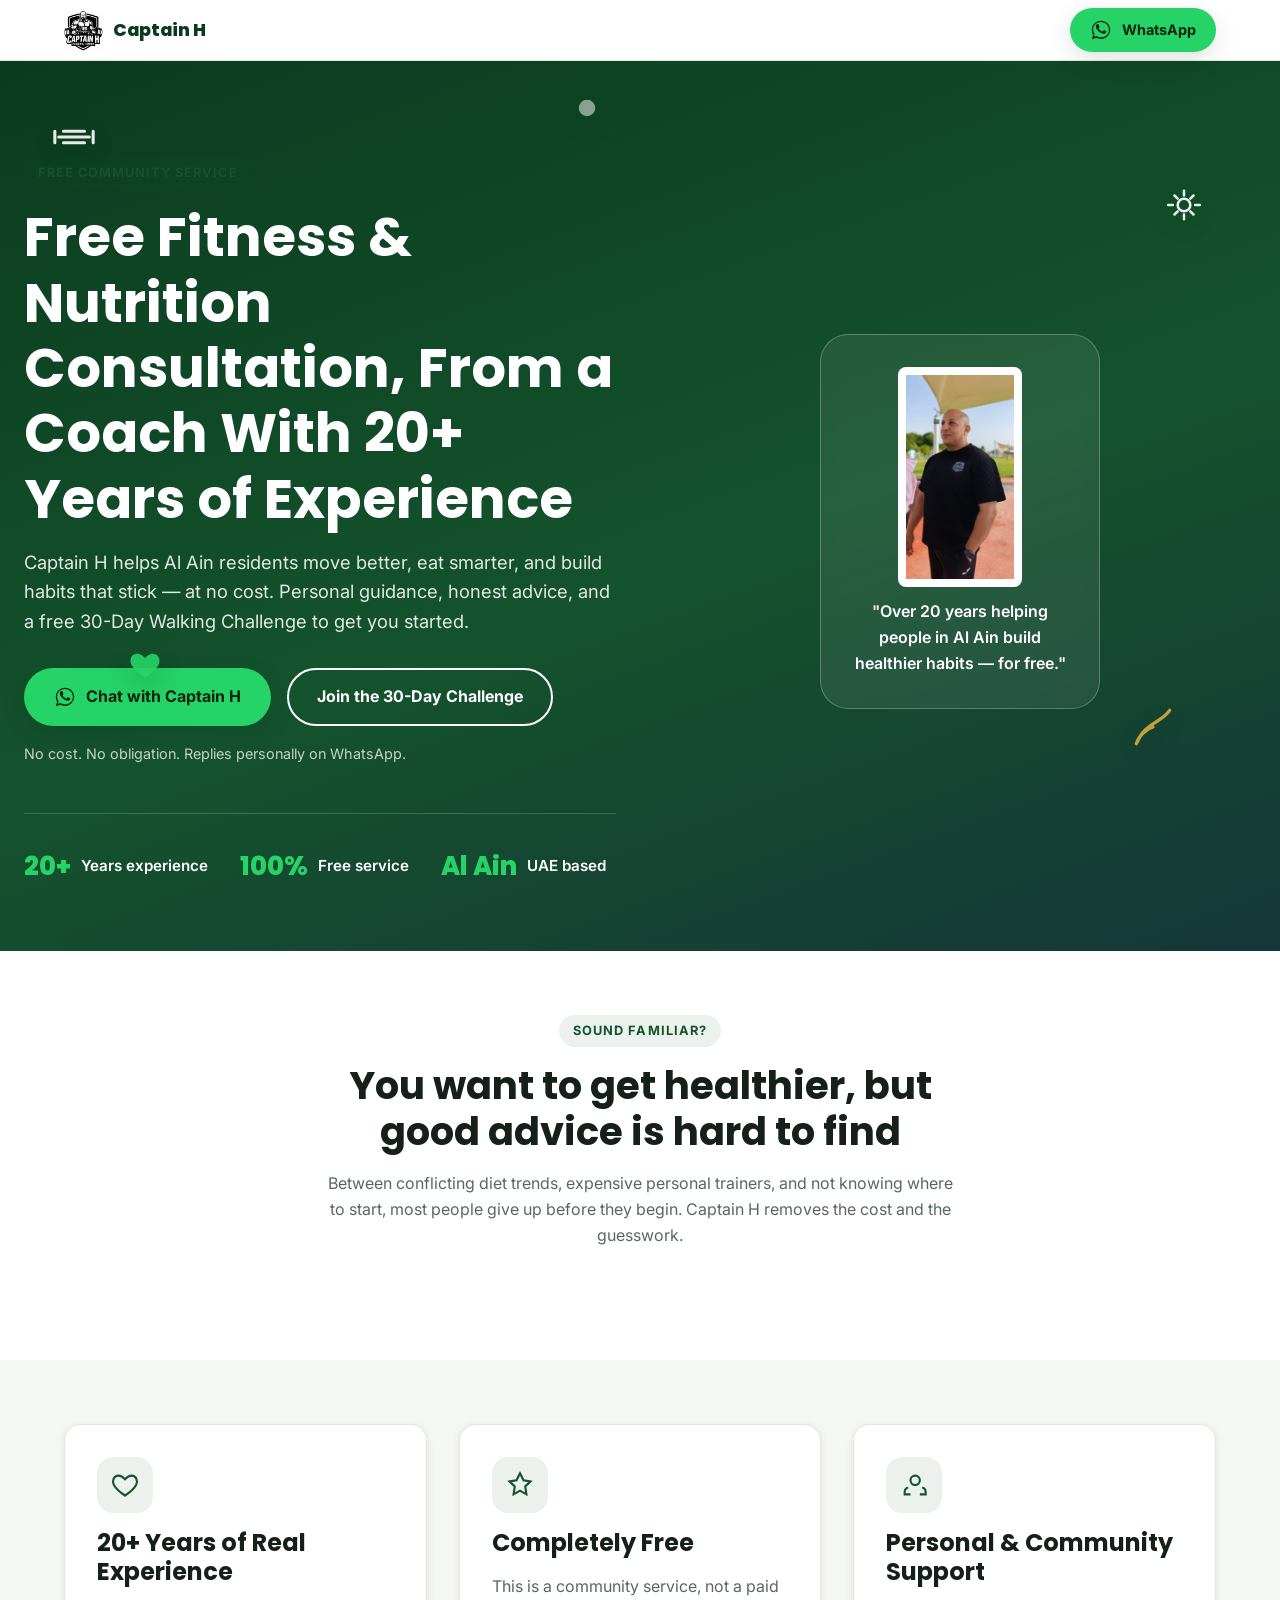
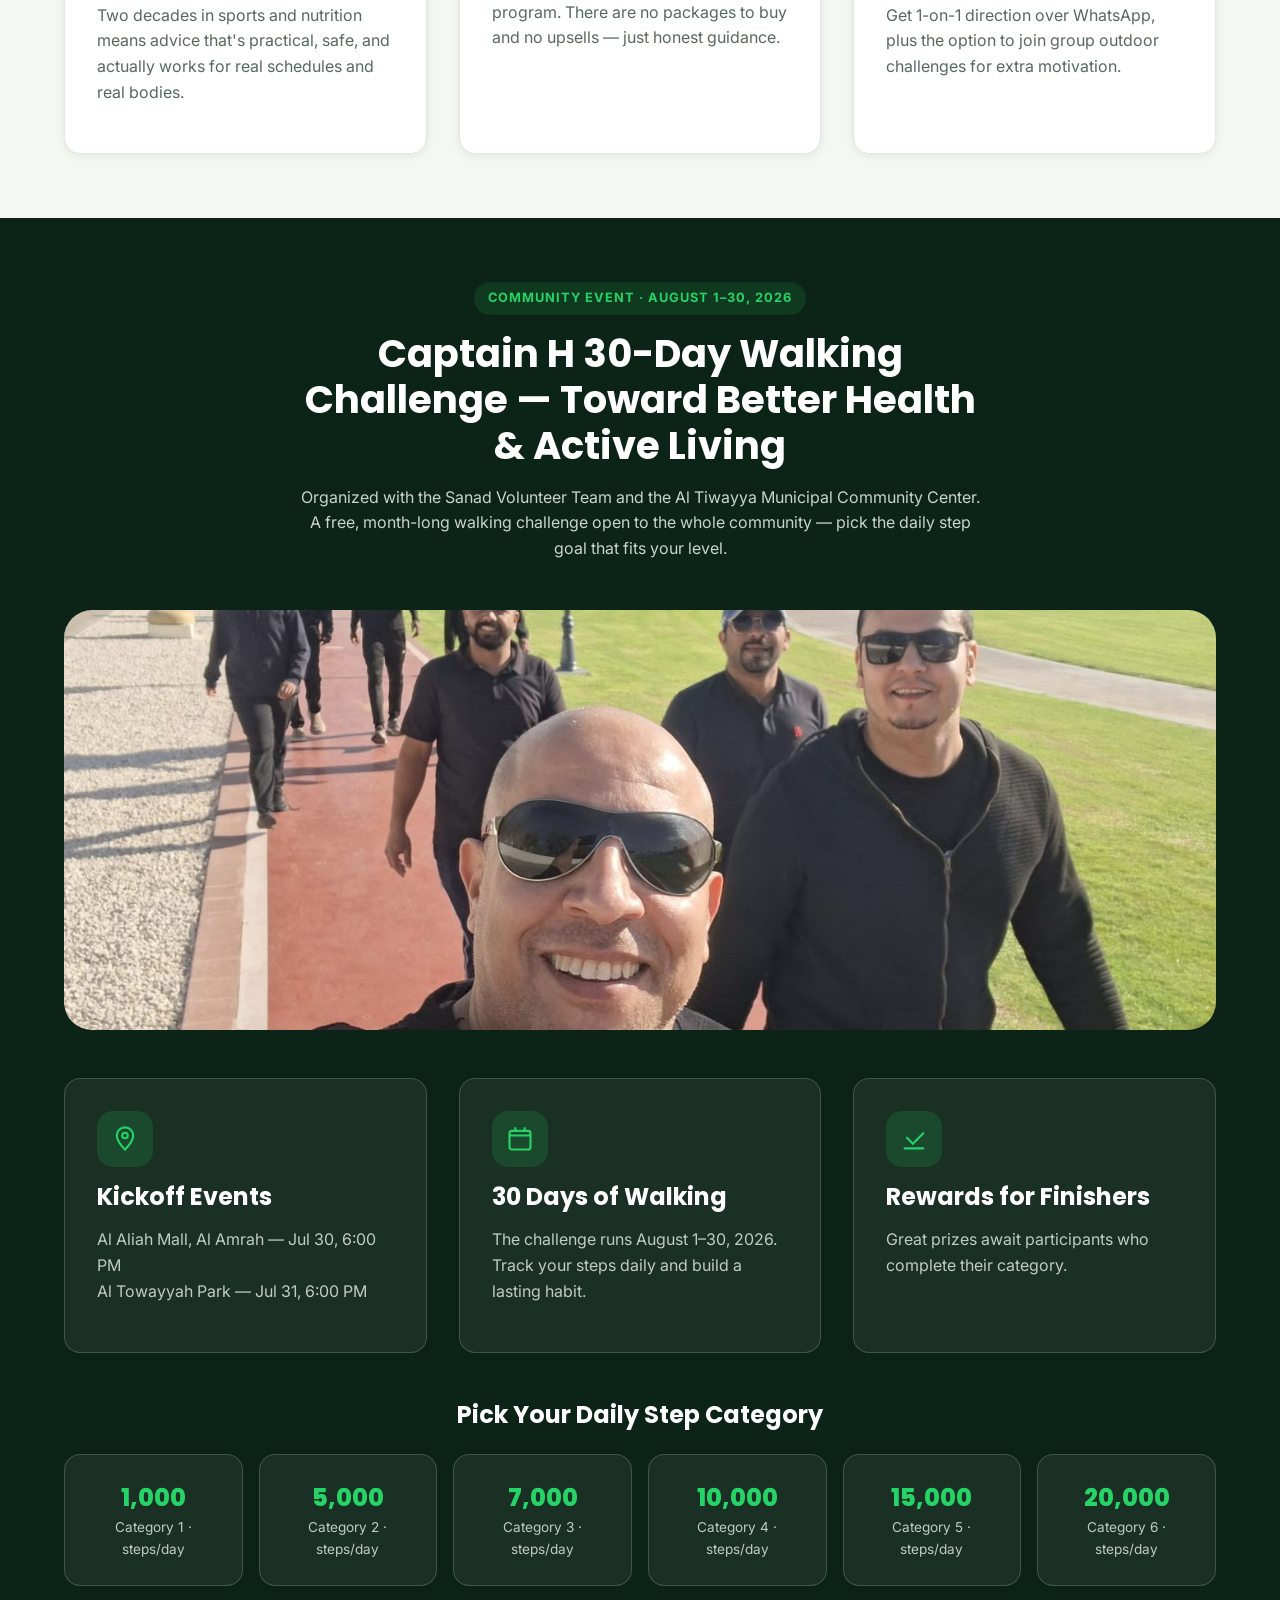
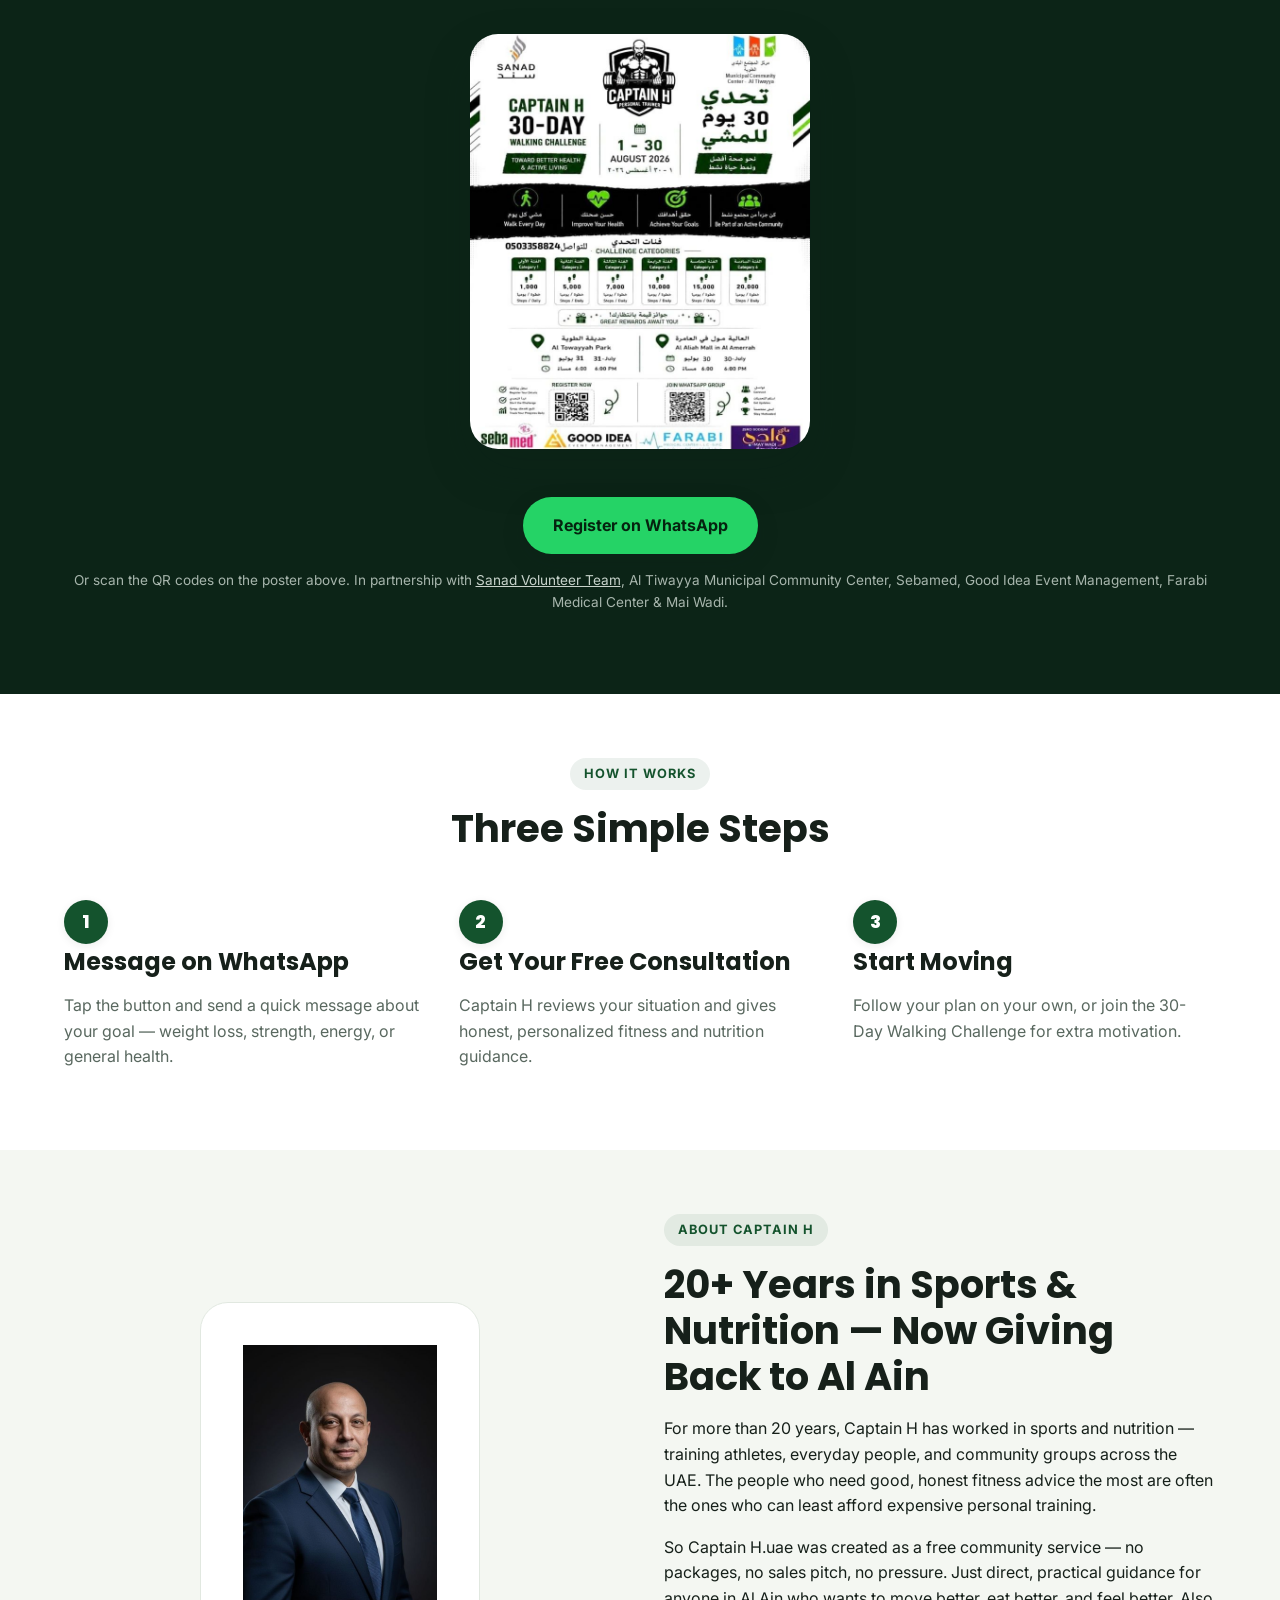
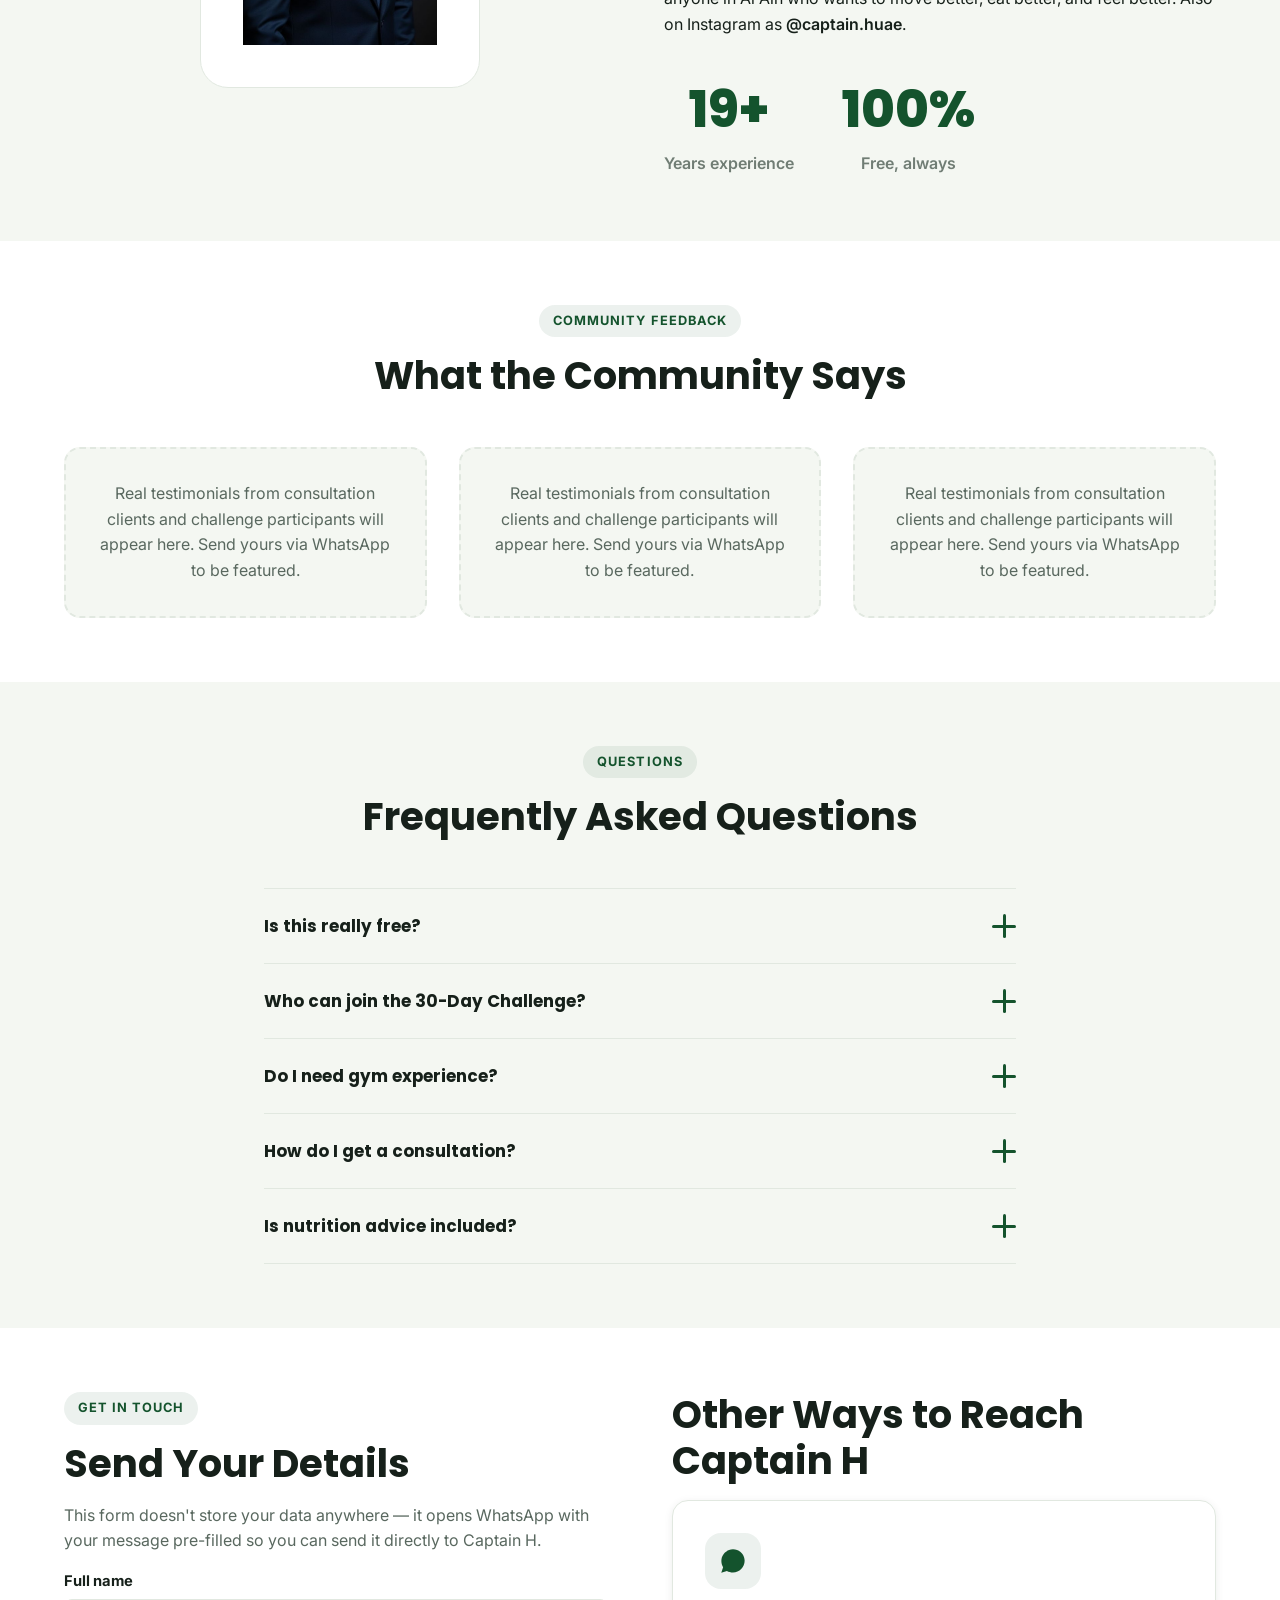
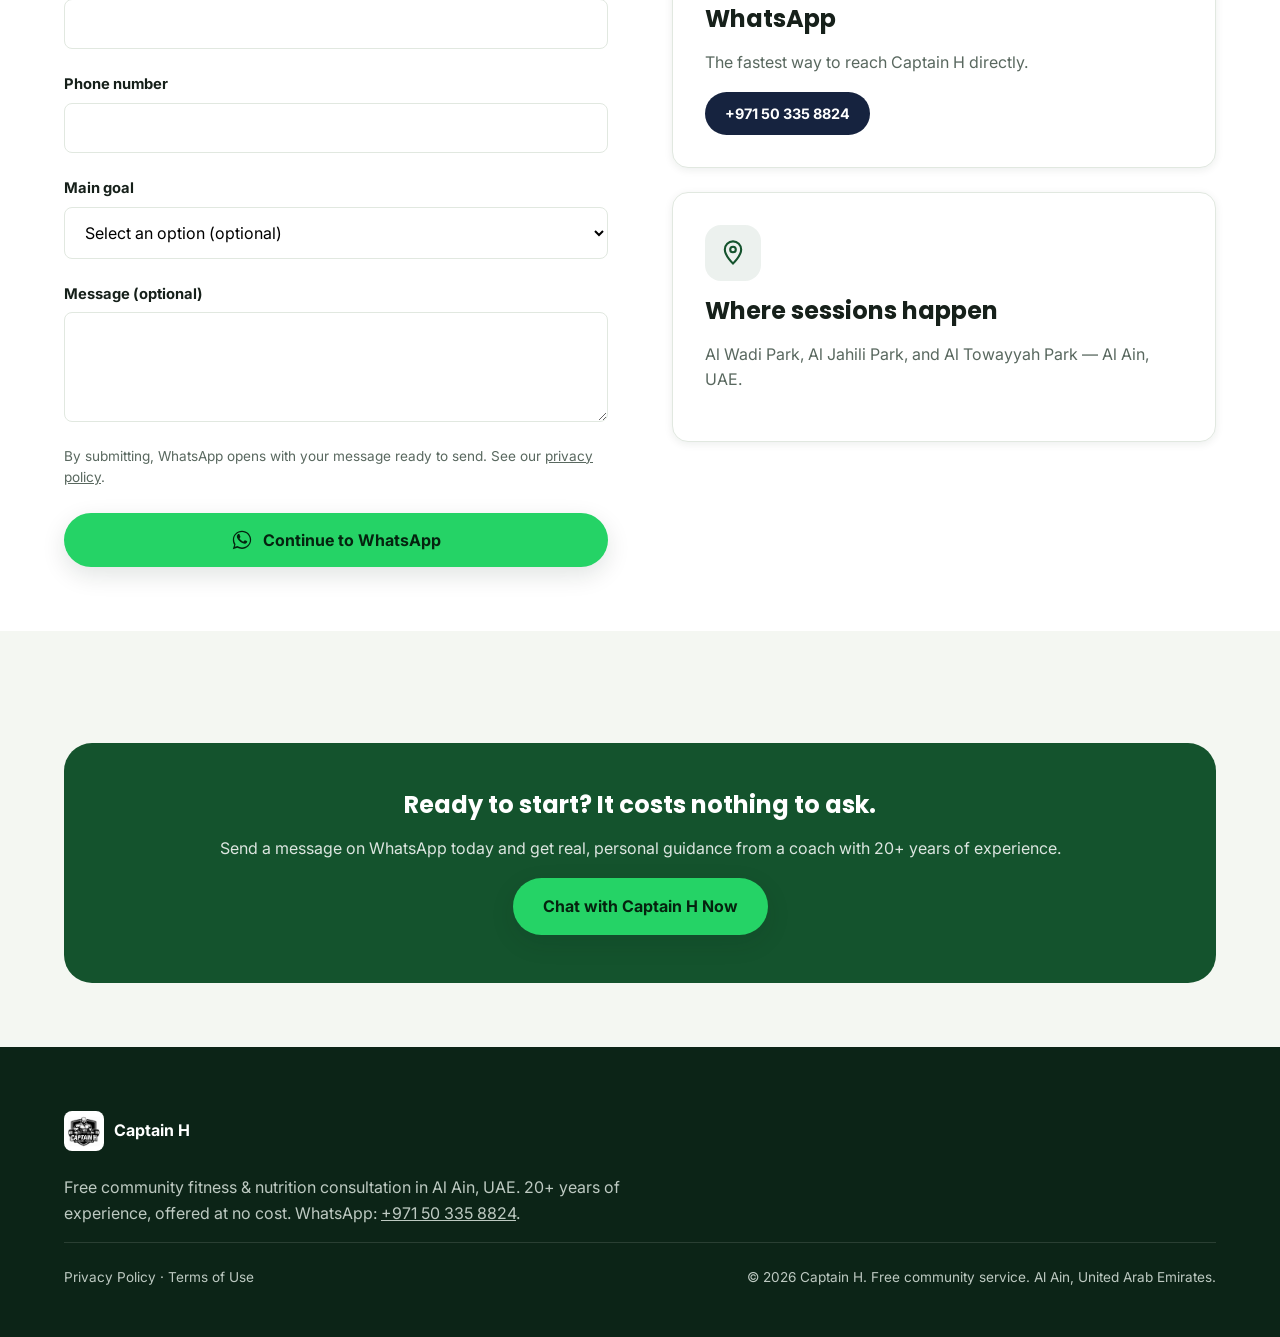
<file: index.html>
<!doctype html>
<html lang="en">
<head>
<meta charset="UTF-8">
<meta name="viewport" content="width=device-width, initial-scale=1">
<title>Captain H — Free Fitness &amp; Nutrition Consultation in Al Ain, UAE</title>
<meta name="description" content="Captain H offers free community fitness and nutrition consultations in Al Ain, UAE — 20+ years of experience, 1-on-1 guidance, and the free 30-Day Walking Challenge. Message on WhatsApp to start.">
<link rel="canonical" href="https://captain-h.aiforcemarketing.com/">
<meta name="robots" content="index, follow">

<meta property="og:type" content="website">
<meta property="og:title" content="Captain H — Free Fitness &amp; Nutrition Consultation in Al Ain, UAE">
<meta property="og:description" content="20+ years of experience. Free community consultations and the 30-Day Walking Challenge. Message Captain H on WhatsApp.">
<meta property="og:image" content="https://captain-h.aiforcemarketing.com/assets/images/logo.jpeg">
<meta property="og:url" content="https://captain-h.aiforcemarketing.com/">
<meta property="og:locale" content="en_AE">
<meta name="twitter:card" content="summary_large_image">
<meta name="twitter:title" content="Captain H — Free Fitness &amp; Nutrition Consultation">
<meta name="twitter:description" content="20+ years of experience. Free community consultations and the 30-Day Walking Challenge in Al Ain, UAE.">
<meta name="twitter:image" content="https://captain-h.aiforcemarketing.com/assets/images/logo.jpeg">

<link rel="icon" href="assets/images/logo.jpeg">
<link rel="apple-touch-icon" href="assets/images/logo.jpeg">
<link rel="preconnect" href="https://fonts.googleapis.com">
<link rel="preconnect" href="https://fonts.gstatic.com" crossorigin>
<link href="https://fonts.googleapis.com/css2?family=Inter:wght@400;500;600;700&family=Poppins:wght@700;800&display=swap" rel="stylesheet">
<link rel="stylesheet" href="assets/css/styles.css">

<script type="application/ld+json">
{
  "@context": "https://schema.org",
  "@type": "LocalBusiness",
  "name": "Captain H — Free Community Fitness & Nutrition Consultation",
  "image": "https://captain-h.aiforcemarketing.com/assets/images/logo.jpeg",
  "url": "https://captain-h.aiforcemarketing.com/",
  "telephone": "+971503358824",
  "areaServed": "Al Ain, Abu Dhabi, UAE",
  "priceRange": "Free",
  "sameAs": ["https://www.instagram.com/captain.huae/"]
}
</script>
</head>
<body class="has-sticky-cta" id="top">
<a class="skip-link" href="#main">Skip to content</a>

<!-- MUST: no navigation menu on a landing page — logo and the single CTA only -->
<header class="site-header">
  <div class="container nav-wrap">
    <a href="#top" class="brand">
      <img src="assets/images/logo.jpeg" alt="Captain H logo" width="44" height="44">
      Captain H
    </a>
    <div class="nav-actions">
      <a class="btn btn-cta btn-sm" href="https://wa.me/971503358824?text=Hi%20Captain%20H%2C%20I%27d%20like%20a%20free%20consultation." target="_blank" rel="noopener">
        <svg class="wa-icon" viewBox="0 0 32 32" fill="currentColor" aria-hidden="true"><path d="M16 2.7C8.7 2.7 2.7 8.7 2.7 16c0 2.5.7 4.9 2 7L2.6 29.3l6.5-2c2 1.1 4.3 1.7 6.9 1.7 7.3 0 13.3-6 13.3-13.3S23.3 2.7 16 2.7zm0 24.1c-2.2 0-4.3-.6-6.1-1.7l-.4-.3-4 1.1 1.1-3.9-.3-.4c-1.2-1.9-1.8-4-1.8-6.3C4.5 9.6 9.7 4.5 16 4.5S27.5 9.7 27.5 16 22.3 26.8 16 26.8zm7.3-9.1c-.4-.2-2.3-1.1-2.7-1.3-.4-.1-.6-.2-.9.2s-1 1.3-1.2 1.5c-.2.2-.4.3-.8.1-.4-.2-1.6-.6-3-1.9-1.1-1-1.9-2.2-2.1-2.6-.2-.4 0-.6.2-.8.2-.2.4-.4.5-.6.2-.2.2-.4.3-.6.1-.2.1-.5 0-.7-.1-.2-.9-2.2-1.2-3-.3-.8-.6-.6-.9-.6h-.7c-.2 0-.6.1-1 .5-.3.4-1.3 1.3-1.3 3.1 0 1.8 1.3 3.6 1.5 3.9.2.2 2.6 4 6.3 5.5.9.4 1.6.6 2.1.8.9.3 1.7.2 2.3.1.7-.1 2.3-.9 2.6-1.9.3-.9.3-1.7.2-1.9-.1-.2-.3-.3-.7-.4z"/></svg>
        WhatsApp
      </a>
    </div>
  </div>
</header>

<main id="main">

  <!-- Hero -->
  <section class="hero">
    <svg class="float-icon i1" viewBox="0 0 24 24" fill="none" stroke="#fff" stroke-width="1.6" aria-hidden="true"><path d="M6.5 9h11M6.5 15h11M4 12h16M2 9v6M22 9v6" stroke-linecap="round"/></svg>
    <svg class="float-icon i2" viewBox="0 0 24 24" fill="#25D366" aria-hidden="true"><path d="M12 21s-7-4.5-9.5-9C.6 8.3 2.4 4 6.5 4 9 4 11 6 12 7c1-1 3-3 5.5-3 4.1 0 5.9 4.3 4 8-2.5 4.5-9.5 9-9.5 9z"/></svg>
    <svg class="float-icon i3" viewBox="0 0 24 24" fill="none" stroke="#fff" stroke-width="1.6" aria-hidden="true"><path d="M12 3v3M12 18v3M5 12H2M22 12h-3M6 6l2 2M18 6l-2 2M6 18l2-2M18 18l-2-2" stroke-linecap="round"/><circle cx="12" cy="12" r="4"/></svg>
    <svg class="float-icon i4" viewBox="0 0 24 24" fill="none" stroke="#D8A93B" stroke-width="1.6" aria-hidden="true"><path d="M4 20c4-10 12-10 16-16M4 20c2-6 8-8 8-8" stroke-linecap="round"/></svg>
    <svg class="float-icon i5" viewBox="0 0 24 24" fill="#fff" aria-hidden="true"><circle cx="12" cy="12" r="9"/></svg>

    <div class="container hero-grid">
      <div>
        <span class="eyebrow">Free community service</span>
        <h1>Free Fitness &amp; Nutrition Consultation, From a Coach With 20+ Years of Experience</h1>
        <p class="lead">Captain H helps Al Ain residents move better, eat smarter, and build habits that stick — at no cost. Personal guidance, honest advice, and a free 30-Day Walking Challenge to get you started.</p>
        <div class="hero-ctas">
          <a class="btn btn-cta" href="https://wa.me/971503358824?text=Hi%20Captain%20H%2C%20I%27d%20like%20a%20free%20consultation." target="_blank" rel="noopener">
            <svg class="wa-icon" viewBox="0 0 32 32" fill="currentColor" aria-hidden="true"><path d="M16 2.7C8.7 2.7 2.7 8.7 2.7 16c0 2.5.7 4.9 2 7L2.6 29.3l6.5-2c2 1.1 4.3 1.7 6.9 1.7 7.3 0 13.3-6 13.3-13.3S23.3 2.7 16 2.7zm0 24.1c-2.2 0-4.3-.6-6.1-1.7l-.4-.3-4 1.1 1.1-3.9-.3-.4c-1.2-1.9-1.8-4-1.8-6.3C4.5 9.6 9.7 4.5 16 4.5S27.5 9.7 27.5 16 22.3 26.8 16 26.8zm7.3-9.1c-.4-.2-2.3-1.1-2.7-1.3-.4-.1-.6-.2-.9.2s-1 1.3-1.2 1.5c-.2.2-.4.3-.8.1-.4-.2-1.6-.6-3-1.9-1.1-1-1.9-2.2-2.1-2.6-.2-.4 0-.6.2-.8.2-.2.4-.4.5-.6.2-.2.2-.4.3-.6.1-.2.1-.5 0-.7-.1-.2-.9-2.2-1.2-3-.3-.8-.6-.6-.9-.6h-.7c-.2 0-.6.1-1 .5-.3.4-1.3 1.3-1.3 3.1 0 1.8 1.3 3.6 1.5 3.9.2.2 2.6 4 6.3 5.5.9.4 1.6.6 2.1.8.9.3 1.7.2 2.3.1.7-.1 2.3-.9 2.6-1.9.3-.9.3-1.7.2-1.9-.1-.2-.3-.3-.7-.4z"/></svg>
            Chat with Captain H
          </a>
          <a class="btn btn-outline" href="#challenge" style="color:#fff">Join the 30-Day Challenge</a>
        </div>
        <p class="hero-note">No cost. No obligation. Replies personally on WhatsApp.</p>

        <div class="trust-strip">
          <div class="trust-item"><span class="stat" data-count-to="20" data-suffix="+">0+</span> Years experience</div>
          <div class="trust-item"><span class="stat">100%</span> Free service</div>
          <div class="trust-item"><span class="stat">Al Ain</span> UAE based</div>
        </div>
      </div>

      <div class="hero-art">
        <div class="badge-card">
          <img src="assets/images/captain-h-park.jpg" alt="Captain H at an Al Ain park, wearing his Captain H Personal Trainer shirt" width="180" height="340" style="height:220px;width:auto;max-width:100%;object-fit:cover;border-radius:var(--radius-sm);background:#fff;padding:8px">
          <p style="color:#fff;margin-top:12px;margin-bottom:0;font-weight:600">"Over 20 years helping people in Al Ain build healthier habits — for free."</p>
        </div>
      </div>
    </div>
  </section>

  <!-- Problem -->
  <section class="section">
    <div class="container section-head reveal">
      <span class="eyebrow">Sound familiar?</span>
      <h2>You want to get healthier, but good advice is hard to find</h2>
      <p class="text-muted">Between conflicting diet trends, expensive personal trainers, and not knowing where to start, most people give up before they begin. Captain H removes the cost and the guesswork.</p>
    </div>
  </section>

  <!-- Solution / value prop -->
  <section class="section section-alt">
    <div class="container grid grid-3 reveal-stagger">
      <div class="card">
        <div class="icon-wrap"><svg viewBox="0 0 24 24" fill="none" stroke="currentColor" stroke-width="1.8"><path d="M12 21s-7-4.5-9.5-9C.6 8.3 2.4 4 6.5 4 9 4 11 6 12 7c1-1 3-3 5.5-3 4.1 0 5.9 4.3 4 8-2.5 4.5-9.5 9-9.5 9z"/></svg></div>
        <h3>20+ Years of Real Experience</h3>
        <p class="text-muted">Two decades in sports and nutrition means advice that's practical, safe, and actually works for real schedules and real bodies.</p>
      </div>
      <div class="card">
        <div class="icon-wrap"><svg viewBox="0 0 24 24" fill="none" stroke="currentColor" stroke-width="1.8"><path d="M12 2l3 6 6 .9-4.5 4.3L17.5 20 12 16.8 6.5 20l1-6.8L3 8.9 9 8z"/></svg></div>
        <h3>Completely Free</h3>
        <p class="text-muted">This is a community service, not a paid program. There are no packages to buy and no upsells — just honest guidance.</p>
      </div>
      <div class="card">
        <div class="icon-wrap"><svg viewBox="0 0 24 24" fill="none" stroke="currentColor" stroke-width="1.8"><path d="M17 20h5v-2a4 4 0 00-3-3.87M9 20H4v-2a4 4 0 013-3.87M17 8a4 4 0 11-8 0 4 4 0 018 0z"/></svg></div>
        <h3>Personal &amp; Community Support</h3>
        <p class="text-muted">Get 1-on-1 direction over WhatsApp, plus the option to join group outdoor challenges for extra motivation.</p>
      </div>
    </div>
  </section>

  <!-- 30 Day Challenge -->
  <section id="challenge" class="section section-dark">
    <div class="container">
      <div class="section-head reveal">
        <span class="eyebrow">Community event · August 1–30, 2026</span>
        <h2>Captain H 30-Day Walking Challenge — Toward Better Health &amp; Active Living</h2>
        <p style="color:rgba(234,243,236,.85)">Organized with the Sanad Volunteer Team and the Al Tiwayya Municipal Community Center. A free, month-long walking challenge open to the whole community — pick the daily step goal that fits your level.</p>
      </div>

      <div class="reveal" style="margin-bottom:var(--space-6);border-radius:var(--radius-lg);overflow:hidden">
        <img src="assets/images/captain-h-group-walk.jpg" alt="Captain H leading a group walk with community members at an Al Ain park" style="width:100%;height:auto;display:block;max-height:420px;object-fit:cover">
      </div>

      <div class="grid grid-3 reveal-stagger" style="margin-bottom:var(--space-6)">
        <div class="card" style="background:rgba(255,255,255,.06);border-color:rgba(255,255,255,.18)">
          <div class="icon-wrap" style="background:rgba(37,211,102,.15)"><svg viewBox="0 0 24 24" fill="none" stroke="#25D366" stroke-width="1.8"><path d="M12 21s7-6.6 7-12a7 7 0 10-14 0c0 5.4 7 12 7 12z"/><circle cx="12" cy="9" r="2.4"/></svg></div>
          <h3 style="color:#fff">Kickoff Events</h3>
          <p style="color:rgba(234,243,236,.8)">Al Aliah Mall, Al Amrah — Jul 30, 6:00 PM<br>Al Towayyah Park — Jul 31, 6:00 PM</p>
        </div>
        <div class="card" style="background:rgba(255,255,255,.06);border-color:rgba(255,255,255,.18)">
          <div class="icon-wrap" style="background:rgba(37,211,102,.15)"><svg viewBox="0 0 24 24" fill="none" stroke="#25D366" stroke-width="1.8"><path d="M8 2v3M16 2v3M3.5 9h17M5 5h14a2 2 0 012 2v12a2 2 0 01-2 2H5a2 2 0 01-2-2V7a2 2 0 012-2z"/></svg></div>
          <h3 style="color:#fff">30 Days of Walking</h3>
          <p style="color:rgba(234,243,236,.8)">The challenge runs August 1–30, 2026. Track your steps daily and build a lasting habit.</p>
        </div>
        <div class="card" style="background:rgba(255,255,255,.06);border-color:rgba(255,255,255,.18)">
          <div class="icon-wrap" style="background:rgba(37,211,102,.15)"><svg viewBox="0 0 24 24" fill="none" stroke="#25D366" stroke-width="1.8"><path d="M20 7l-9 9-5-5M4 20h16" stroke-linecap="round"/></svg></div>
          <h3 style="color:#fff">Rewards for Finishers</h3>
          <p style="color:rgba(234,243,236,.8)">Great prizes await participants who complete their category.</p>
        </div>
      </div>

      <div class="reveal" style="margin-bottom:var(--space-6)">
        <h3 class="text-center" style="color:#fff;margin-bottom:var(--space-4)">Pick Your Daily Step Category</h3>
        <div class="grid" style="grid-template-columns:repeat(auto-fit,minmax(130px,1fr));gap:var(--space-3)">
          <div class="card text-center" style="background:rgba(255,255,255,.06);border-color:rgba(255,255,255,.18);padding:var(--space-4)">
            <div class="num" style="font-family:var(--font-heading);font-weight:800;font-size:1.5rem;color:var(--color-cta)">1,000</div>
            <div style="color:rgba(234,243,236,.8);font-size:.85rem">Category 1 · steps/day</div>
          </div>
          <div class="card text-center" style="background:rgba(255,255,255,.06);border-color:rgba(255,255,255,.18);padding:var(--space-4)">
            <div class="num" style="font-family:var(--font-heading);font-weight:800;font-size:1.5rem;color:var(--color-cta)">5,000</div>
            <div style="color:rgba(234,243,236,.8);font-size:.85rem">Category 2 · steps/day</div>
          </div>
          <div class="card text-center" style="background:rgba(255,255,255,.06);border-color:rgba(255,255,255,.18);padding:var(--space-4)">
            <div class="num" style="font-family:var(--font-heading);font-weight:800;font-size:1.5rem;color:var(--color-cta)">7,000</div>
            <div style="color:rgba(234,243,236,.8);font-size:.85rem">Category 3 · steps/day</div>
          </div>
          <div class="card text-center" style="background:rgba(255,255,255,.06);border-color:rgba(255,255,255,.18);padding:var(--space-4)">
            <div class="num" style="font-family:var(--font-heading);font-weight:800;font-size:1.5rem;color:var(--color-cta)">10,000</div>
            <div style="color:rgba(234,243,236,.8);font-size:.85rem">Category 4 · steps/day</div>
          </div>
          <div class="card text-center" style="background:rgba(255,255,255,.06);border-color:rgba(255,255,255,.18);padding:var(--space-4)">
            <div class="num" style="font-family:var(--font-heading);font-weight:800;font-size:1.5rem;color:var(--color-cta)">15,000</div>
            <div style="color:rgba(234,243,236,.8);font-size:.85rem">Category 5 · steps/day</div>
          </div>
          <div class="card text-center" style="background:rgba(255,255,255,.06);border-color:rgba(255,255,255,.18);padding:var(--space-4)">
            <div class="num" style="font-family:var(--font-heading);font-weight:800;font-size:1.5rem;color:var(--color-cta)">20,000</div>
            <div style="color:rgba(234,243,236,.8);font-size:.85rem">Category 6 · steps/day</div>
          </div>
        </div>
      </div>

      <div class="reveal" style="max-width:340px;margin-inline:auto;margin-bottom:var(--space-6);border-radius:var(--radius-lg);overflow:hidden;box-shadow:var(--shadow-lg)">
        <img src="assets/images/challenge-poster.jpg" alt="Official Captain H 30-Day Walking Challenge poster with registration QR codes, in partnership with Sanad and Al Tiwayya Municipal Community Center" style="width:100%;height:auto;display:block">
      </div>

      <div class="text-center reveal">
        <a class="btn btn-cta" href="https://wa.me/971503358824?text=Hi%20Captain%20H%2C%20I%27d%20like%20to%20register%20for%20the%2030-Day%20Walking%20Challenge." target="_blank" rel="noopener">Register on WhatsApp</a>
        <p style="color:rgba(234,243,236,.7);font-size:.85rem;margin-top:var(--space-3)">Or scan the QR codes on the poster above. In partnership with <a href="https://sanaduae.ae/" target="_blank" rel="noopener" style="color:rgba(234,243,236,.85);text-decoration:underline">Sanad Volunteer Team</a>, Al Tiwayya Municipal Community Center, Sebamed, Good Idea Event Management, Farabi Medical Center &amp; Mai Wadi.</p>
      </div>
    </div>
  </section>

  <!-- How it works -->
  <section class="section">
    <div class="container">
      <div class="section-head reveal">
        <span class="eyebrow">How it works</span>
        <h2>Three Simple Steps</h2>
      </div>
      <div class="step-list reveal-stagger">
        <div class="step">
          <h3>Message on WhatsApp</h3>
          <p class="text-muted">Tap the button and send a quick message about your goal — weight loss, strength, energy, or general health.</p>
        </div>
        <div class="step">
          <h3>Get Your Free Consultation</h3>
          <p class="text-muted">Captain H reviews your situation and gives honest, personalized fitness and nutrition guidance.</p>
        </div>
        <div class="step">
          <h3>Start Moving</h3>
          <p class="text-muted">Follow your plan on your own, or join the 30-Day Walking Challenge for extra motivation.</p>
        </div>
      </div>
    </div>
  </section>

  <!-- About -->
  <section id="about" class="section section-alt">
    <div class="container about-grid reveal">
      <div class="hero-art" style="min-height:auto">
        <div class="badge-card" style="background:var(--color-bg);border-color:var(--color-border)">
          <img src="assets/images/captain-h-portrait.jpg" alt="Portrait of Captain H" width="240" height="360" style="height:320px;width:auto;max-width:100%;object-fit:cover;border-radius:var(--radius-sm)">
        </div>
      </div>
      <div>
        <span class="eyebrow">About Captain H</span>
        <h2>20+ Years in Sports &amp; Nutrition — Now Giving Back to Al Ain</h2>
        <p>For more than 20 years, Captain H has worked in sports and nutrition — training athletes, everyday people, and community groups across the UAE. The people who need good, honest fitness advice the most are often the ones who can least afford expensive personal training.</p>
        <p>So Captain H.uae was created as a free community service — no packages, no sales pitch, no pressure. Just direct, practical guidance for anyone in Al Ain who wants to move better, eat better, and feel better. Also on Instagram as <span style="font-weight:600">@captain.huae</span>.</p>
        <div class="counter-row" style="justify-content:flex-start;gap:var(--space-6);margin-top:var(--space-5)">
          <div class="counter">
            <div class="num" style="color:var(--color-primary)" data-count-to="20" data-suffix="+">0+</div>
            <div class="label" style="color:var(--color-text-muted)">Years experience</div>
          </div>
          <div class="counter">
            <div class="num" style="color:var(--color-primary)">100%</div>
            <div class="label" style="color:var(--color-text-muted)">Free, always</div>
          </div>
        </div>
      </div>
    </div>
  </section>

  <!-- Social proof -->
  <section class="section">
    <div class="container">
      <div class="section-head reveal">
        <span class="eyebrow">Community feedback</span>
        <h2>What the Community Says</h2>
      </div>
      <div class="grid grid-3 reveal-stagger">
        <div class="proof-card">Real testimonials from consultation clients and challenge participants will appear here. Send yours via WhatsApp to be featured.</div>
        <div class="proof-card">Real testimonials from consultation clients and challenge participants will appear here. Send yours via WhatsApp to be featured.</div>
        <div class="proof-card">Real testimonials from consultation clients and challenge participants will appear here. Send yours via WhatsApp to be featured.</div>
      </div>
    </div>
  </section>

  <!-- FAQ -->
  <section class="section section-alt">
    <div class="container" style="max-width:800px">
      <div class="section-head reveal">
        <span class="eyebrow">Questions</span>
        <h2>Frequently Asked Questions</h2>
      </div>
      <div class="accordion reveal">
        <div class="accordion-item">
          <button class="accordion-trigger" aria-expanded="false" aria-controls="faq1">Is this really free?<span class="plus"></span></button>
          <div class="accordion-panel" id="faq1"><div class="accordion-panel-inner">Yes. Captain H offers fitness and nutrition consultations as a free community service. There are no packages, fees, or hidden costs.</div></div>
        </div>
        <div class="accordion-item">
          <button class="accordion-trigger" aria-expanded="false" aria-controls="faq2">Who can join the 30-Day Challenge?<span class="plus"></span></button>
          <div class="accordion-panel" id="faq2"><div class="accordion-panel-inner">Anyone in the Al Ain community — all ages and fitness levels are welcome. Kickoff events are at Al Aliah Mall (Jul 30) and Al Towayyah Park (Jul 31).</div></div>
        </div>
        <div class="accordion-item">
          <button class="accordion-trigger" aria-expanded="false" aria-controls="faq3">Do I need gym experience?<span class="plus"></span></button>
          <div class="accordion-panel" id="faq3"><div class="accordion-panel-inner">No. Advice is tailored to your current level, whether you're a complete beginner or already active.</div></div>
        </div>
        <div class="accordion-item">
          <button class="accordion-trigger" aria-expanded="false" aria-controls="faq4">How do I get a consultation?<span class="plus"></span></button>
          <div class="accordion-panel" id="faq4"><div class="accordion-panel-inner">Message Captain H directly on WhatsApp at +971 50 335 8824. You'll get a personal reply, not an automated one.</div></div>
        </div>
        <div class="accordion-item">
          <button class="accordion-trigger" aria-expanded="false" aria-controls="faq5">Is nutrition advice included?<span class="plus"></span></button>
          <div class="accordion-panel" id="faq5"><div class="accordion-panel-inner">Yes. Nutrition guidance is part of every free consultation, alongside fitness and activity recommendations.</div></div>
        </div>
      </div>
    </div>
  </section>

  <!-- Contact -->
  <section id="contact" class="section">
    <div class="container contact-grid">
      <div class="reveal">
        <span class="eyebrow">Get in touch</span>
        <h2>Send Your Details</h2>
        <p class="text-muted">This form doesn't store your data anywhere — it opens WhatsApp with your message pre-filled so you can send it directly to Captain H.</p>

        <form class="contact-form" data-wa-intro="Hi Captain H, I'd like a free consultation." data-label-name="Name" data-label-phone="Phone" data-label-goal="Goal" data-label-message="Message">
          <div class="form-fields">
            <div class="form-field">
              <label for="name">Full name</label>
              <input type="text" id="name" name="name" autocomplete="name" required>
              <span class="error">Please enter your name.</span>
            </div>
            <div class="form-field">
              <label for="phone">Phone number</label>
              <input type="tel" id="phone" name="phone" inputmode="tel" autocomplete="tel" required>
              <span class="error">Please enter a phone number.</span>
            </div>
            <div class="form-field">
              <label for="goal">Main goal</label>
              <select id="goal" name="goal" autocomplete="off">
                <option value="">Select an option (optional)</option>
                <option value="Weight loss">Weight loss</option>
                <option value="Strength & muscle">Strength &amp; muscle</option>
                <option value="General fitness">General fitness</option>
                <option value="Nutrition guidance">Nutrition guidance</option>
                <option value="Join the 30-Day Challenge">Join the 30-Day Challenge</option>
              </select>
            </div>
            <div class="form-field">
              <label for="message">Message (optional)</label>
              <textarea id="message" name="message" rows="4"></textarea>
            </div>
          </div>
          <p class="form-hint">By submitting, WhatsApp opens with your message ready to send. See our <a href="privacy.html" style="text-decoration:underline">privacy policy</a>.</p>
          <button type="submit" class="btn btn-cta btn-block">
            <svg class="wa-icon" viewBox="0 0 32 32" fill="currentColor" aria-hidden="true"><path d="M16 2.7C8.7 2.7 2.7 8.7 2.7 16c0 2.5.7 4.9 2 7L2.6 29.3l6.5-2c2 1.1 4.3 1.7 6.9 1.7 7.3 0 13.3-6 13.3-13.3S23.3 2.7 16 2.7zm0 24.1c-2.2 0-4.3-.6-6.1-1.7l-.4-.3-4 1.1 1.1-3.9-.3-.4c-1.2-1.9-1.8-4-1.8-6.3C4.5 9.6 9.7 4.5 16 4.5S27.5 9.7 27.5 16 22.3 26.8 16 26.8zm7.3-9.1c-.4-.2-2.3-1.1-2.7-1.3-.4-.1-.6-.2-.9.2s-1 1.3-1.2 1.5c-.2.2-.4.3-.8.1-.4-.2-1.6-.6-3-1.9-1.1-1-1.9-2.2-2.1-2.6-.2-.4 0-.6.2-.8.2-.2.4-.4.5-.6.2-.2.2-.4.3-.6.1-.2.1-.5 0-.7-.1-.2-.9-2.2-1.2-3-.3-.8-.6-.6-.9-.6h-.7c-.2 0-.6.1-1 .5-.3.4-1.3 1.3-1.3 3.1 0 1.8 1.3 3.6 1.5 3.9.2.2 2.6 4 6.3 5.5.9.4 1.6.6 2.1.8.9.3 1.7.2 2.3.1.7-.1 2.3-.9 2.6-1.9.3-.9.3-1.7.2-1.9-.1-.2-.3-.3-.7-.4z"/></svg>
            Continue to WhatsApp
          </button>
        </form>
        <div class="form-success">
          <strong>WhatsApp is opening in a new tab.</strong>
          <p class="text-muted" style="margin-bottom:0">If it didn't open, message +971 50 335 8824 directly.</p>
        </div>
      </div>

      <div class="reveal">
        <h2>Other Ways to Reach Captain H</h2>
        <div class="grid" style="gap:var(--space-4)">
          <div class="card">
            <div class="icon-wrap"><svg viewBox="0 0 32 32" fill="currentColor" aria-hidden="true"><path d="M16 2.7C8.7 2.7 2.7 8.7 2.7 16c0 2.5.7 4.9 2 7L2.6 29.3l6.5-2c2 1.1 4.3 1.7 6.9 1.7 7.3 0 13.3-6 13.3-13.3S23.3 2.7 16 2.7z"/></svg></div>
            <h3>WhatsApp</h3>
            <p class="text-muted">The fastest way to reach Captain H directly.</p>
            <a class="btn btn-navy btn-sm" href="https://wa.me/971503358824" target="_blank" rel="noopener">+971 50 335 8824</a>
          </div>
          <div class="card">
            <div class="icon-wrap"><svg viewBox="0 0 24 24" fill="none" stroke="currentColor" stroke-width="1.8"><path d="M12 21s7-6.6 7-12a7 7 0 10-14 0c0 5.4 7 12 7 12z"/><circle cx="12" cy="9" r="2.4"/></svg></div>
            <h3>Where sessions happen</h3>
            <p class="text-muted">Al Wadi Park, Al Jahili Park, and Al Towayyah Park — Al Ain, UAE.</p>
          </div>
        </div>
      </div>
    </div>
  </section>

  <!-- Final CTA -->
  <section class="section section-alt">
    <div class="container">
      <div class="article-cta reveal">
        <h3>Ready to start? It costs nothing to ask.</h3>
        <p style="color:rgba(255,255,255,.85)">Send a message on WhatsApp today and get real, personal guidance from a coach with 20+ years of experience.</p>
        <a class="btn btn-cta" href="https://wa.me/971503358824?text=Hi%20Captain%20H%2C%20I%27d%20like%20a%20free%20consultation." target="_blank" rel="noopener">Chat with Captain H Now</a>
      </div>
    </div>
  </section>

</main>

<!-- MUST: minimal footer only — copyright, legal links, contact, business identity. No nav link farm. -->
<footer class="site-footer">
  <div class="container">
    <div class="footer-brand" style="margin-bottom:var(--space-4)">
      <img src="assets/images/logo.jpeg" alt="Captain H logo" width="40" height="40">
      <strong style="color:#fff">Captain H</strong>
    </div>
    <p style="max-width:60ch">Free community fitness &amp; nutrition consultation in Al Ain, UAE. 20+ years of experience, offered at no cost. WhatsApp: <a href="https://wa.me/971503358824" target="_blank" rel="noopener" style="text-decoration:underline">+971 50 335 8824</a>.</p>
    <div class="footer-bottom">
      <span><a href="privacy.html">Privacy Policy</a> · <a href="terms.html">Terms of Use</a></span>
      <span>&copy; 2026 Captain H. Free community service. Al Ain, United Arab Emirates.</span>
    </div>
  </div>
</footer>

<div class="sticky-cta">
  <a class="btn btn-cta" href="https://wa.me/971503358824?text=Hi%20Captain%20H%2C%20I%27d%20like%20a%20free%20consultation." target="_blank" rel="noopener">
    <span class="pulse-dot"></span> Chat on WhatsApp — It's Free
  </a>
</div>

<script src="assets/js/main.js"></script>
</body>
</html>
</file>
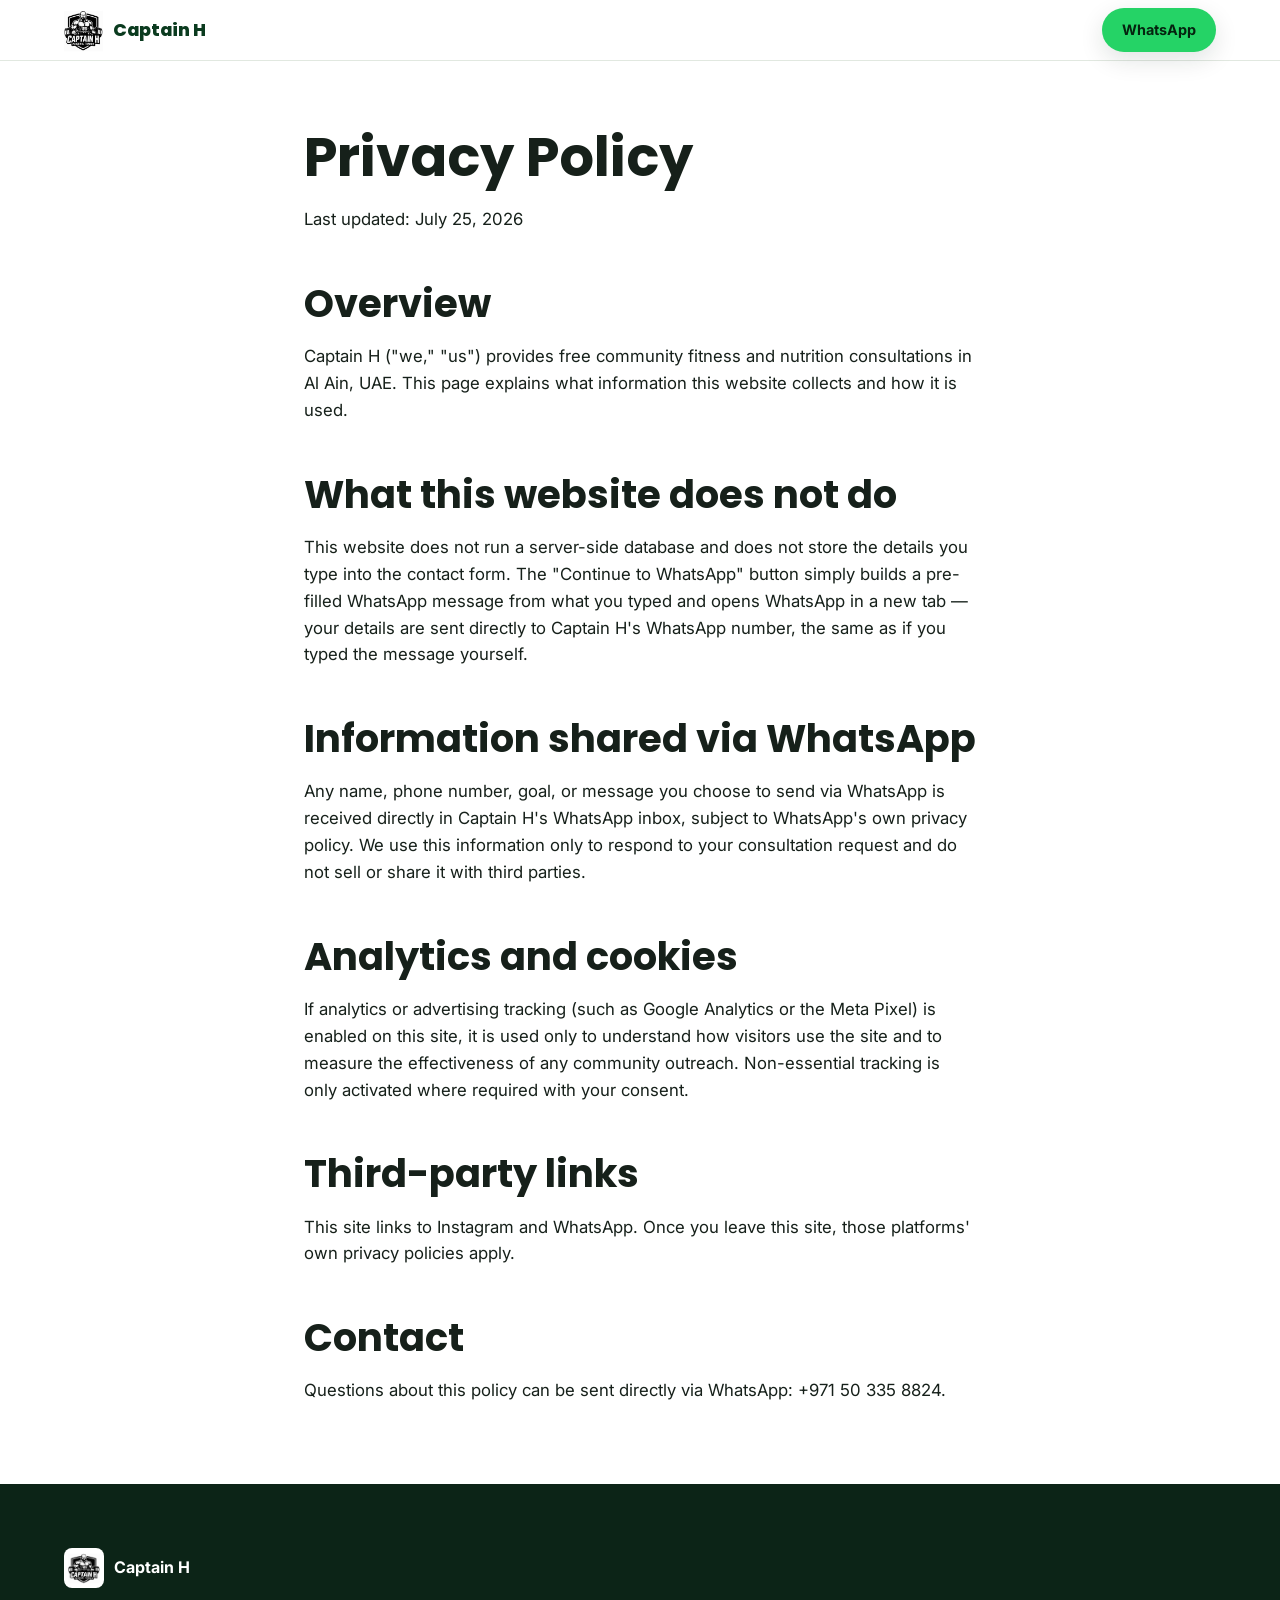
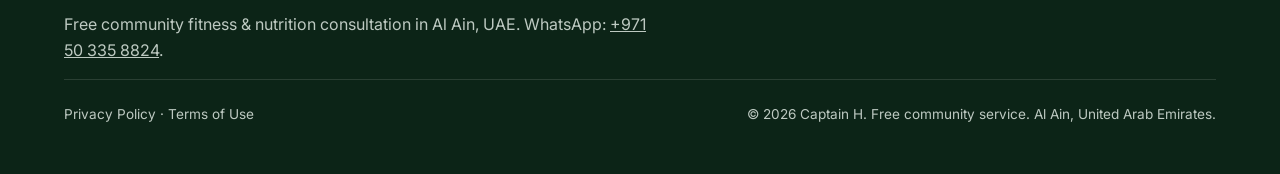
<file: privacy/index.html>
<!doctype html>
<html lang="en">
<head>
<meta charset="UTF-8">
<meta name="viewport" content="width=device-width, initial-scale=1">
<title>Privacy Policy | Captain H</title>
<meta name="description" content="Privacy policy for the Captain H free community fitness and nutrition consultation service.">
<link rel="canonical" href="https://captain-h.aiforcemarketing.com/privacy/">
<meta name="robots" content="index, follow">
<link rel="icon" href="../assets/images/logo.jpeg">
<link rel="preconnect" href="https://fonts.googleapis.com">
<link rel="preconnect" href="https://fonts.gstatic.com" crossorigin>
<link href="https://fonts.googleapis.com/css2?family=Inter:wght@400;500;600;700&family=Poppins:wght@700;800&display=swap" rel="stylesheet">
<link rel="stylesheet" href="../assets/css/styles.css">
</head>
<body class="has-sticky-cta">
<a class="skip-link" href="#main">Skip to content</a>
<header class="site-header">
  <div class="container nav-wrap">
    <a href="../index.html" class="brand"><img src="../assets/images/logo.jpeg" alt="Captain H logo" width="44" height="44">Captain H</a>
    <div class="nav-actions">
      <a class="btn btn-cta btn-sm" href="https://wa.me/971503358824" target="_blank" rel="noopener">WhatsApp</a>
    </div>
  </div>
</header>

<main id="main">
<div class="section">
  <div class="container article-body">
    <h1>Privacy Policy</h1>
    <p class="text-muted">Last updated: July 25, 2026</p>

    <h2>Overview</h2>
    <p>Captain H ("we," "us") provides free community fitness and nutrition consultations in Al Ain, UAE. This page explains what information this website collects and how it is used.</p>

    <h2>What this website does not do</h2>
    <p>This website does not run a server-side database and does not store the details you type into the <a href="../index.html#contact">contact form</a>. The "Continue to WhatsApp" button simply builds a pre-filled WhatsApp message from what you typed and opens WhatsApp in a new tab — your details are sent directly to Captain H's WhatsApp number, the same as if you typed the message yourself.</p>

    <h2>Information shared via WhatsApp</h2>
    <p>Any name, phone number, goal, or message you choose to send via WhatsApp is received directly in Captain H's WhatsApp inbox, subject to WhatsApp's own privacy policy. We use this information only to respond to your consultation request and do not sell or share it with third parties.</p>

    <h2>Analytics and cookies</h2>
    <p>If analytics or advertising tracking (such as Google Analytics or the Meta Pixel) is enabled on this site, it is used only to understand how visitors use the site and to measure the effectiveness of any community outreach. Non-essential tracking is only activated where required with your consent.</p>

    <h2>Third-party links</h2>
    <p>This site links to Instagram and WhatsApp. Once you leave this site, those platforms' own privacy policies apply.</p>

    <h2>Contact</h2>
    <p>Questions about this policy can be sent directly via <a href="https://wa.me/971503358824" target="_blank" rel="noopener">WhatsApp: +971 50 335 8824</a>.</p>
  </div>
</div>
</main>

<footer class="site-footer">
  <div class="container">
    <div class="footer-brand" style="margin-bottom:var(--space-4)">
      <img src="../assets/images/logo.jpeg" alt="Captain H logo" width="40" height="40">
      <strong style="color:#fff">Captain H</strong>
    </div>
    <p style="max-width:60ch">Free community fitness &amp; nutrition consultation in Al Ain, UAE. WhatsApp: <a href="https://wa.me/971503358824" target="_blank" rel="noopener" style="text-decoration:underline">+971 50 335 8824</a>.</p>
    <div class="footer-bottom">
      <span><a href="./" aria-current="page">Privacy Policy</a> · <a href="../terms/">Terms of Use</a></span>
      <span>&copy; 2026 Captain H. Free community service. Al Ain, United Arab Emirates.</span>
    </div>
  </div>
</footer>

<div class="sticky-cta">
  <a class="btn btn-cta" href="https://wa.me/971503358824" target="_blank" rel="noopener"><span class="pulse-dot"></span> Chat on WhatsApp — It's Free</a>
</div>
<script src="../assets/js/main.js"></script>
</body>
</html>
</file>
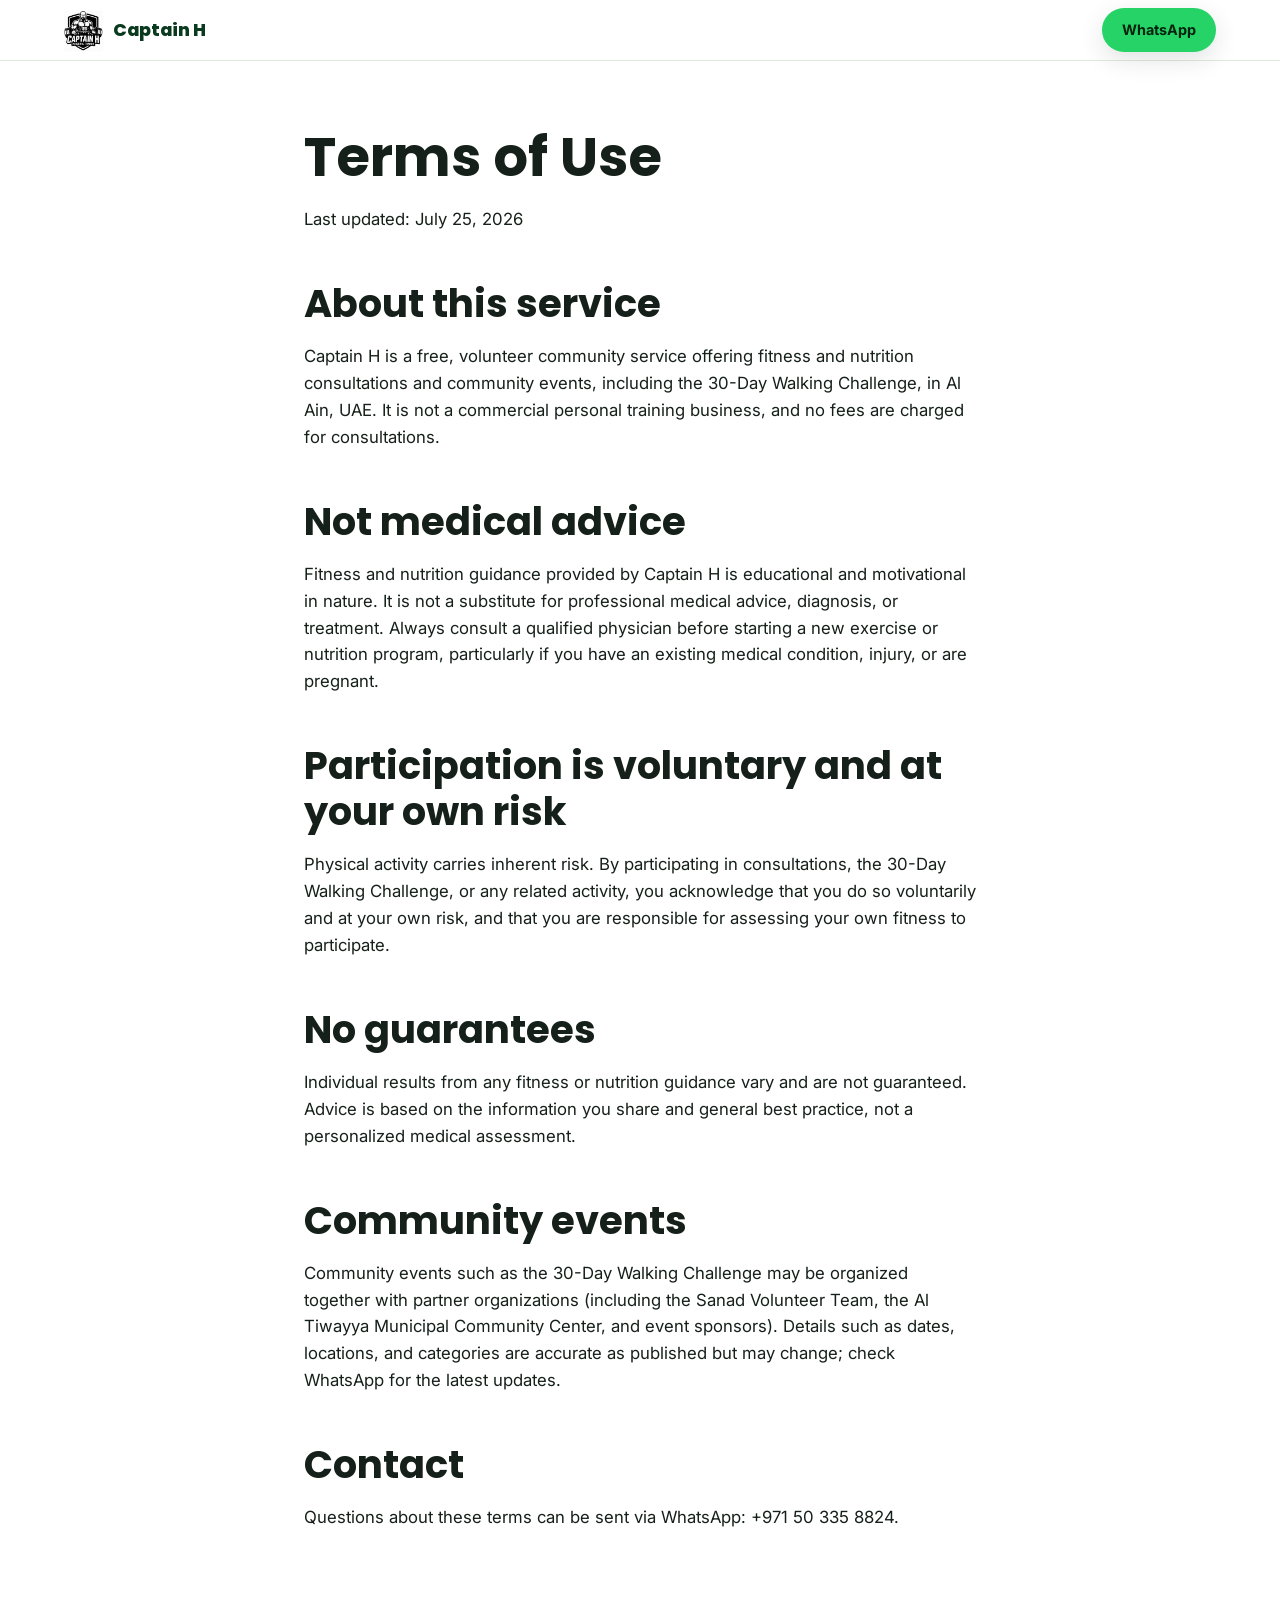
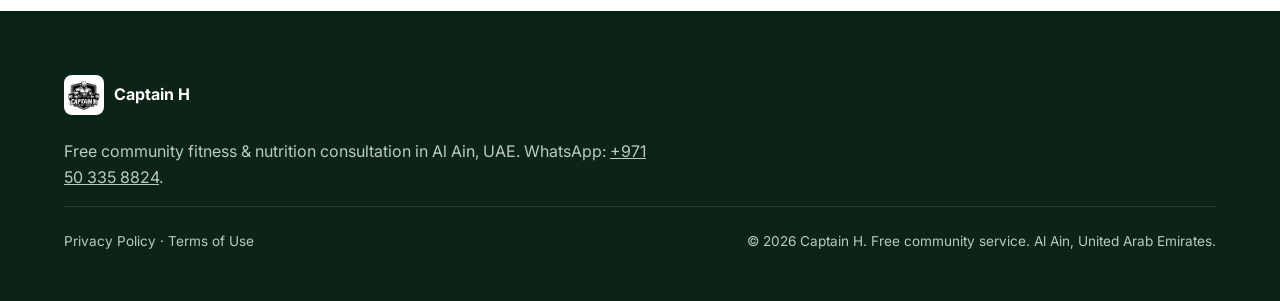
<file: terms/index.html>
<!doctype html>
<html lang="en">
<head>
<meta charset="UTF-8">
<meta name="viewport" content="width=device-width, initial-scale=1">
<title>Terms of Use | Captain H</title>
<meta name="description" content="Terms of use for the Captain H free community fitness and nutrition consultation service.">
<link rel="canonical" href="https://captain-h.aiforcemarketing.com/terms/">
<meta name="robots" content="index, follow">
<link rel="icon" href="../assets/images/logo.jpeg">
<link rel="preconnect" href="https://fonts.googleapis.com">
<link rel="preconnect" href="https://fonts.gstatic.com" crossorigin>
<link href="https://fonts.googleapis.com/css2?family=Inter:wght@400;500;600;700&family=Poppins:wght@700;800&display=swap" rel="stylesheet">
<link rel="stylesheet" href="../assets/css/styles.css">
</head>
<body class="has-sticky-cta">
<a class="skip-link" href="#main">Skip to content</a>
<header class="site-header">
  <div class="container nav-wrap">
    <a href="../index.html" class="brand"><img src="../assets/images/logo.jpeg" alt="Captain H logo" width="44" height="44">Captain H</a>
    <div class="nav-actions">
      <a class="btn btn-cta btn-sm" href="https://wa.me/971503358824" target="_blank" rel="noopener">WhatsApp</a>
    </div>
  </div>
</header>

<main id="main">
<div class="section">
  <div class="container article-body">
    <h1>Terms of Use</h1>
    <p class="text-muted">Last updated: July 25, 2026</p>

    <h2>About this service</h2>
    <p>Captain H is a free, volunteer community service offering fitness and nutrition consultations and community events, including the 30-Day Walking Challenge, in Al Ain, UAE. It is not a commercial personal training business, and no fees are charged for consultations.</p>

    <h2>Not medical advice</h2>
    <p>Fitness and nutrition guidance provided by Captain H is educational and motivational in nature. It is not a substitute for professional medical advice, diagnosis, or treatment. Always consult a qualified physician before starting a new exercise or nutrition program, particularly if you have an existing medical condition, injury, or are pregnant.</p>

    <h2>Participation is voluntary and at your own risk</h2>
    <p>Physical activity carries inherent risk. By participating in consultations, the 30-Day Walking Challenge, or any related activity, you acknowledge that you do so voluntarily and at your own risk, and that you are responsible for assessing your own fitness to participate.</p>

    <h2>No guarantees</h2>
    <p>Individual results from any fitness or nutrition guidance vary and are not guaranteed. Advice is based on the information you share and general best practice, not a personalized medical assessment.</p>

    <h2>Community events</h2>
    <p>Community events such as the 30-Day Walking Challenge may be organized together with partner organizations (including the Sanad Volunteer Team, the Al Tiwayya Municipal Community Center, and event sponsors). Details such as dates, locations, and categories are accurate as published but may change; check WhatsApp for the latest updates.</p>

    <h2>Contact</h2>
    <p>Questions about these terms can be sent via <a href="https://wa.me/971503358824" target="_blank" rel="noopener">WhatsApp: +971 50 335 8824</a>.</p>
  </div>
</div>
</main>

<footer class="site-footer">
  <div class="container">
    <div class="footer-brand" style="margin-bottom:var(--space-4)">
      <img src="../assets/images/logo.jpeg" alt="Captain H logo" width="40" height="40">
      <strong style="color:#fff">Captain H</strong>
    </div>
    <p style="max-width:60ch">Free community fitness &amp; nutrition consultation in Al Ain, UAE. WhatsApp: <a href="https://wa.me/971503358824" target="_blank" rel="noopener" style="text-decoration:underline">+971 50 335 8824</a>.</p>
    <div class="footer-bottom">
      <span><a href="../privacy/">Privacy Policy</a> · <a href="./" aria-current="page">Terms of Use</a></span>
      <span>&copy; 2026 Captain H. Free community service. Al Ain, United Arab Emirates.</span>
    </div>
  </div>
</footer>

<div class="sticky-cta">
  <a class="btn btn-cta" href="https://wa.me/971503358824" target="_blank" rel="noopener"><span class="pulse-dot"></span> Chat on WhatsApp — It's Free</a>
</div>
<script src="../assets/js/main.js"></script>
</body>
</html>
</file>
<file: assets/css/styles.css>
/* ==========================================================================
   Captain H — Free Community Fitness & Nutrition Consultation
   Design tokens, base styles, components, animations. Single stylesheet
   (static site, no build step) shared by every EN and AR page.
   ========================================================================== */

/* ---------- Design tokens ---------- */
:root {
  --color-primary: #14532D;        /* deep forest green (brand) */
  --color-primary-dark: #0B3B1F;
  --color-primary-light: #1F7A45;
  --color-navy: #16233F;           /* banner navy accent */
  --color-navy-light: #22335A;
  --color-cta: #25D366;            /* WhatsApp green — reserved for CTAs */
  --color-cta-hover: #1EBE57;
  --color-bg: #FFFFFF;
  --color-bg-alt: #F4F7F2;
  --color-bg-dark: #0C2417;
  --color-text: #16201A;
  --color-text-muted: #59685F;
  --color-text-on-dark: #EAF3EC;
  --color-border: #E1E8E0;
  --color-white: #FFFFFF;
  --color-gold: #D8A93B;           /* small warm accent for badges */

  --font-heading: 'Poppins', 'Segoe UI', sans-serif;
  --font-body: 'Inter', 'Segoe UI', sans-serif;

  --space-1: 4px;
  --space-2: 8px;
  --space-3: 16px;
  --space-4: 24px;
  --space-5: 32px;
  --space-6: 48px;
  --space-7: 64px;
  --space-8: 96px;

  --radius-sm: 8px;
  --radius-md: 16px;
  --radius-lg: 28px;
  --radius-full: 999px;

  --shadow-sm: 0 2px 8px rgba(12, 36, 23, 0.08);
  --shadow-md: 0 8px 24px rgba(12, 36, 23, 0.12);
  --shadow-lg: 0 20px 48px rgba(12, 36, 23, 0.18);

  --max-width: 1200px;
  --transition: 220ms cubic-bezier(.4,0,.2,1);
}

/* ---------- Reset & base ---------- */
*, *::before, *::after { box-sizing: border-box; }
html { scroll-behavior: smooth; overflow-x: hidden; width: 100%; }
body {
  margin: 0;
  font-family: var(--font-body);
  color: var(--color-text);
  background: var(--color-bg);
  font-size: 16px;
  line-height: 1.6;
  -webkit-font-smoothing: antialiased;
  overflow-x: hidden;
  width: 100%;
}
/* Grid/flex items default to min-width:auto (their content's min-content size),
   which stops them shrinking below that and forces the page to overflow
   horizontally on narrow screens. Force them shrinkable instead. */
.hero-grid > *, .about-grid > *, .contact-grid > * { min-width: 0; }
img { max-width: 100%; display: block; }
a { color: inherit; text-decoration: none; }
ul { margin: 0; padding: 0; list-style: none; }
h1, h2, h3, h4 { font-family: var(--font-heading); line-height: 1.2; margin: 0 0 var(--space-3); font-weight: 700; }
p { margin: 0 0 var(--space-3); }
button { font-family: inherit; cursor: pointer; }
input, select, textarea { font-family: inherit; font-size: 16px; }

h1 { font-size: clamp(2rem, 5vw + 1rem, 3.4rem); }
h2 { font-size: clamp(1.6rem, 3vw + 1rem, 2.4rem); }
h3 { font-size: clamp(1.2rem, 1.5vw + 1rem, 1.5rem); }

.container {
  max-width: var(--max-width);
  margin-inline: auto;
  padding-inline: var(--space-4);
}
.section { padding-block: var(--space-7); }
.section-alt { background: var(--color-bg-alt); }
.section-dark { background: var(--color-bg-dark); color: var(--color-text-on-dark); }
.section-dark h2, .section-dark h3 { color: var(--color-white); }
.section-head { max-width: 680px; margin-inline: auto; text-align: center; margin-bottom: var(--space-6); }
.eyebrow {
  display: inline-block;
  font-size: 0.8rem;
  font-weight: 700;
  letter-spacing: 0.08em;
  text-transform: uppercase;
  color: var(--color-primary);
  background: rgba(20, 83, 45, 0.08);
  padding: 6px 14px;
  border-radius: var(--radius-full);
  margin-bottom: var(--space-3);
}
.section-dark .eyebrow { color: var(--color-cta); background: rgba(37, 211, 102, 0.12); }
.text-muted { color: var(--color-text-muted); }
.text-center { text-align: center; }
.visually-hidden {
  position: absolute; width: 1px; height: 1px; overflow: hidden;
  clip: rect(0 0 0 0); white-space: nowrap; border: 0; padding: 0; margin: -1px;
}
.skip-link {
  position: absolute; top: -60px; left: 12px; background: var(--color-navy);
  color: #fff; padding: 10px 18px; border-radius: var(--radius-sm); z-index: 200;
  transition: top var(--transition);
}
.skip-link:focus { top: 12px; }

:focus-visible { outline: 3px solid var(--color-gold); outline-offset: 3px; }

/* ---------- Buttons ---------- */
.btn {
  display: inline-flex;
  align-items: center;
  justify-content: center;
  gap: 10px;
  min-height: 52px;
  padding: 14px 28px;
  border-radius: var(--radius-full);
  font-weight: 700;
  font-size: 1rem;
  border: 2px solid transparent;
  transition: transform var(--transition), box-shadow var(--transition), background var(--transition);
  white-space: nowrap;
}
.btn:hover { transform: translateY(-2px); }
.btn:active { transform: translateY(0); }
.btn-cta {
  background: var(--color-cta);
  color: #05230F;
  box-shadow: var(--shadow-md);
}
.btn-cta:hover { background: var(--color-cta-hover); box-shadow: var(--shadow-lg); }
.btn-outline {
  background: transparent;
  border-color: currentColor;
  color: inherit;
}
.btn-outline:hover { background: rgba(255,255,255,0.1); }
.btn-navy { background: var(--color-navy); color: #fff; }
.btn-navy:hover { background: var(--color-navy-light); }
.btn-block { width: 100%; }
.btn-sm { min-height: 40px; padding: 8px 18px; font-size: 0.9rem; }

.wa-icon { width: 22px; height: 22px; flex-shrink: 0; }

/* ---------- Header / Nav ---------- */
.site-header {
  position: sticky; top: 0; z-index: 100;
  background: rgba(255,255,255,0.92);
  backdrop-filter: saturate(180%) blur(10px);
  border-bottom: 1px solid var(--color-border);
}
.nav-wrap {
  display: flex; align-items: center; justify-content: space-between;
  padding-block: var(--space-2);
}
.brand { display: flex; align-items: center; gap: 10px; font-family: var(--font-heading); font-weight: 800; font-size: 1.1rem; color: var(--color-primary-dark); min-width: 0; }
.brand img { height: 44px; width: auto; flex-shrink: 0; }
.nav-actions { display: flex; align-items: center; gap: var(--space-3); flex-shrink: 0; }

/* Narrow phones: keep brand + single WhatsApp CTA comfortably on one row. */
@media (max-width: 380px) {
  .brand { font-size: 0.95rem; gap: 6px; }
  .brand img { height: 32px; width: 32px; }
  .nav-actions .btn-cta.btn-sm { padding: 8px 14px; font-size: 0.85rem; }
}

/* ---------- Hero ---------- */
.hero {
  position: relative;
  overflow: hidden;
  background: linear-gradient(160deg, var(--color-primary-dark) 0%, var(--color-primary) 55%, var(--color-navy) 130%);
  color: #fff;
  padding-block: var(--space-8) var(--space-7);
}
.hero-grid { display: flex; flex-direction: column; gap: var(--space-6); align-items: stretch; width: 100%; max-width: 100%; }
.hero-grid > * { min-width: 0; max-width: 100%; }
.hero h1 { color: #fff; }
.hero .lead { font-size: 1.15rem; color: rgba(255,255,255,0.88); max-width: 52ch; }
.hero-ctas { display: flex; flex-wrap: wrap; gap: var(--space-3); margin-top: var(--space-5); }
.hero-note { margin-top: var(--space-3); font-size: 0.9rem; color: rgba(255,255,255,0.75); }
.trust-strip {
  display: flex; flex-wrap: wrap; gap: var(--space-5); margin-top: var(--space-6);
  padding-top: var(--space-5); border-top: 1px solid rgba(255,255,255,0.18);
}
.trust-item { display: flex; align-items: center; gap: 10px; font-weight: 600; font-size: 0.95rem; }
.trust-item .stat { font-family: var(--font-heading); font-size: 1.6rem; font-weight: 800; color: var(--color-cta); }

.hero-art {
  position: relative; display: flex; align-items: center; justify-content: center;
  min-height: 280px;
}
.hero-art .badge-card {
  position: relative; z-index: 3; background: rgba(255,255,255,0.08);
  border: 1px solid rgba(255,255,255,0.25); backdrop-filter: blur(6px);
  border-radius: var(--radius-lg); padding: var(--space-5); text-align: center; max-width: 280px;
}
.hero-art .badge-card img { margin-inline: auto; height: 110px; width: auto; border-radius: var(--radius-md); background: #fff; padding: 10px; }

/* floating decorative icons */
.float-icon {
  position: absolute; opacity: 0.9; animation: drift 7s ease-in-out infinite;
  filter: drop-shadow(0 8px 14px rgba(0,0,0,0.25));
}
.float-icon.i1 { top: 6%; left: 4%; width: 46px; animation-duration: 6s; }
.float-icon.i2 { top: 66%; left: 10%; width: 34px; animation-duration: 8s; animation-delay: .6s; }
.float-icon.i3 { top: 14%; right: 6%; width: 38px; animation-duration: 7.5s; animation-delay: .3s; }
.float-icon.i4 { top: 72%; right: 8%; width: 50px; animation-duration: 9s; animation-delay: 1s; }
.float-icon.i5 { top: 4%; left: 45%; width: 22px; animation-duration: 6.5s; animation-delay: .8s; opacity: .5; }

@keyframes drift {
  0%, 100% { transform: translateY(0) rotate(0deg); }
  50% { transform: translateY(-22px) rotate(8deg); }
}

/* ---------- Cards / grids ---------- */
.grid { display: grid; gap: var(--space-5); }
.grid-3 { grid-template-columns: repeat(auto-fit, minmax(240px, 1fr)); }
.grid-2 { grid-template-columns: repeat(auto-fit, minmax(280px, 1fr)); }

.card {
  background: var(--color-white); border: 1px solid var(--color-border);
  border-radius: var(--radius-md); padding: var(--space-5);
  box-shadow: var(--shadow-sm); transition: transform var(--transition), box-shadow var(--transition);
}
.card:hover { transform: translateY(-6px); box-shadow: var(--shadow-md); }
.card .icon-wrap {
  width: 56px; height: 56px; border-radius: var(--radius-md); background: rgba(20,83,45,0.08);
  display: flex; align-items: center; justify-content: center; margin-bottom: var(--space-3);
}
.card .icon-wrap svg { width: 28px; height: 28px; color: var(--color-primary); }

.step-list { counter-reset: step; display: grid; gap: var(--space-5); grid-template-columns: repeat(auto-fit, minmax(220px,1fr)); }
.step {
  position: relative; padding-top: var(--space-6);
}
.step::before {
  counter-increment: step; content: counter(step);
  position: absolute; top: 0; left: 0; width: 44px; height: 44px; border-radius: 50%;
  background: var(--color-primary); color: #fff; font-family: var(--font-heading); font-weight: 800;
  display: flex; align-items: center; justify-content: center; font-size: 1.1rem;
  box-shadow: var(--shadow-sm);
}

/* Testimonial / proof placeholder */
.proof-card {
  border: 2px dashed var(--color-border); border-radius: var(--radius-md);
  padding: var(--space-5); background: var(--color-bg-alt); text-align: center; color: var(--color-text-muted);
}
.testimonial {
  background: var(--color-white); border-radius: var(--radius-md); padding: var(--space-5);
  box-shadow: var(--shadow-sm); border: 1px solid var(--color-border);
}
.testimonial .stars { color: var(--color-gold); letter-spacing: 2px; margin-bottom: var(--space-2); }
.testimonial .who { display: flex; align-items: center; gap: 10px; margin-top: var(--space-3); font-weight: 700; }
.testimonial .avatar {
  width: 40px; height: 40px; border-radius: 50%; background: var(--color-primary); color: #fff;
  display: flex; align-items: center; justify-content: center; font-family: var(--font-heading); font-weight: 800;
}

/* ---------- Counters ---------- */
.counter-row { display: flex; flex-wrap: wrap; justify-content: center; gap: var(--space-7); }
.counter { text-align: center; }
.counter .num { font-family: var(--font-heading); font-size: clamp(2.2rem, 4vw, 3.2rem); font-weight: 800; color: var(--color-cta); }
.counter .label { font-weight: 600; color: var(--color-text-on-dark); opacity: .85; }

/* ---------- FAQ accordion ---------- */
.accordion { border-top: 1px solid var(--color-border); }
.accordion-item { border-bottom: 1px solid var(--color-border); }
.accordion-trigger {
  width: 100%; text-align: start; background: none; border: none; padding: var(--space-4) 0;
  display: flex; align-items: center; justify-content: space-between; gap: var(--space-3);
  font-family: var(--font-heading); font-weight: 700; font-size: 1.05rem; color: var(--color-text);
}
.accordion-trigger .plus { flex-shrink: 0; width: 24px; height: 24px; position: relative; }
.accordion-trigger .plus::before, .accordion-trigger .plus::after {
  content: ""; position: absolute; background: var(--color-primary); border-radius: 2px;
  transition: transform var(--transition);
}
.accordion-trigger .plus::before { top: 50%; left: 0; width: 100%; height: 3px; margin-top: -1.5px; }
.accordion-trigger .plus::after { left: 50%; top: 0; height: 100%; width: 3px; margin-left: -1.5px; }
.accordion-trigger[aria-expanded="true"] .plus::after { transform: rotate(90deg); opacity: 0; }
.accordion-panel {
  max-height: 0; overflow: hidden; transition: max-height var(--transition);
}
.accordion-panel-inner { padding-bottom: var(--space-4); color: var(--color-text-muted); }

/* ---------- Forms ---------- */
.form-field { margin-bottom: var(--space-4); text-align: start; }
.form-field label { display: block; font-weight: 700; margin-bottom: 6px; font-size: 0.92rem; }
.form-field input, .form-field select, .form-field textarea {
  width: 100%; padding: 14px 16px; border: 1.5px solid var(--color-border); border-radius: var(--radius-sm);
  background: var(--color-white); transition: border-color var(--transition);
}
.form-field input:focus, .form-field select:focus, .form-field textarea:focus { border-color: var(--color-primary); }
.form-field .error { color: #B4231E; font-size: 0.85rem; margin-top: 4px; display: none; }
.form-field.has-error input, .form-field.has-error select, .form-field.has-error textarea { border-color: #B4231E; }
.form-field.has-error .error { display: block; }
.form-hint { font-size: 0.85rem; color: var(--color-text-muted); margin-top: -8px; margin-bottom: var(--space-4); }
.form-success {
  display: none; background: rgba(37,211,102,0.1); border: 1.5px solid var(--color-cta);
  border-radius: var(--radius-md); padding: var(--space-4); text-align: center;
}
.form-success.is-visible { display: block; }
.contact-form.is-submitted .form-fields { display: none; }

/* ---------- Sticky mobile CTA bar ---------- */
.sticky-cta {
  position: fixed; left: 0; right: 0; bottom: 0; z-index: 120;
  background: var(--color-white); border-top: 1px solid var(--color-border);
  box-shadow: 0 -8px 24px rgba(12,36,23,0.12);
  padding: 10px var(--space-3);
  padding-bottom: calc(10px + env(safe-area-inset-bottom));
}
.sticky-cta .btn { width: 100%; }
.pulse-dot {
  position: relative; display: inline-flex; width: 10px; height: 10px; border-radius: 50%; background: #05230F;
}
.pulse-dot::after {
  content: ""; position: absolute; inset: 0; border-radius: 50%; background: #05230F;
  animation: pulse 1.8s ease-out infinite;
}
@keyframes pulse {
  0% { transform: scale(1); opacity: .7; }
  100% { transform: scale(2.6); opacity: 0; }
}
@media (min-width: 900px) { .sticky-cta { display: none; } }

/* ---------- Footer ---------- */
.site-footer { background: var(--color-bg-dark); color: rgba(234,243,236,0.8); padding-block: var(--space-7) var(--space-6); }
.footer-grid { display: grid; gap: var(--space-6); grid-template-columns: repeat(auto-fit, minmax(200px,1fr)); margin-bottom: var(--space-6); }
.footer-grid h4 { color: #fff; font-size: 1rem; }
.footer-grid a { display: block; padding-block: 5px; transition: color var(--transition); }
.footer-grid a:hover { color: var(--color-cta); }
.footer-brand { display: flex; align-items: center; gap: 10px; margin-bottom: var(--space-3); }
.footer-brand img { height: 40px; border-radius: 8px; background: #fff; padding: 4px; }
.footer-bottom { border-top: 1px solid rgba(255,255,255,0.12); padding-top: var(--space-4); display: flex; flex-wrap: wrap; gap: var(--space-3); justify-content: space-between; font-size: 0.85rem; }

/* ---------- Article body (privacy/terms) & CTA banner ---------- */
.article-body { max-width: 72ch; margin-inline: auto; }
.article-body h2 { margin-top: var(--space-6); }
.article-body p, .article-body li { color: var(--color-text); font-size: 1.05rem; }
.article-body ul, .article-body ol { padding-inline-start: 1.2em; margin-bottom: var(--space-4); }
.article-body li { margin-bottom: 8px; }
.article-cta {
  margin-top: var(--space-6); background: var(--color-primary); color: #fff; border-radius: var(--radius-lg);
  padding: var(--space-6); text-align: center;
}
.article-cta h3 { color: #fff; }

/* ---------- Scroll reveal ---------- */
.reveal { opacity: 0; transform: translateY(28px); transition: opacity .7s ease, transform .7s ease; }
.reveal.is-visible { opacity: 1; transform: translateY(0); }
.reveal-stagger > * { opacity: 0; transform: translateY(24px); transition: opacity .6s ease, transform .6s ease; }
.reveal-stagger.is-visible > * { opacity: 1; transform: translateY(0); }
.reveal-stagger.is-visible > *:nth-child(1) { transition-delay: .05s; }
.reveal-stagger.is-visible > *:nth-child(2) { transition-delay: .15s; }
.reveal-stagger.is-visible > *:nth-child(3) { transition-delay: .25s; }
.reveal-stagger.is-visible > *:nth-child(4) { transition-delay: .35s; }
.reveal-stagger.is-visible > *:nth-child(5) { transition-delay: .45s; }
.reveal-stagger.is-visible > *:nth-child(6) { transition-delay: .55s; }

@media (prefers-reduced-motion: reduce) {
  *, *::before, *::after { animation-duration: 0.001ms !important; animation-iteration-count: 1 !important; transition-duration: 0.001ms !important; scroll-behavior: auto !important; }
  .float-icon { animation: none; }
}

/* ---------- Responsive layout helpers ---------- */
.about-grid { display: flex; flex-direction: column; gap: var(--space-6); width: 100%; }
.about-grid > * { min-width: 0; max-width: 100%; }
.contact-grid { display: flex; flex-direction: column; gap: var(--space-7); width: 100%; }
.contact-grid > * { min-width: 0; max-width: 100%; }
@media (min-width: 860px) {
  .hero-grid { flex-direction: row; align-items: center; }
  .hero-grid > * { flex: 1 1 0; }
  .about-grid { flex-direction: row; align-items: center; }
  .about-grid > * { flex: 1 1 0; }
  .contact-grid { flex-direction: row; align-items: flex-start; }
  .contact-grid > * { flex: 1 1 0; }
}
@media (max-width: 859px) {
  .hero { text-align: start; padding-bottom: calc(var(--space-7) + 70px); }
}
body.has-sticky-cta { padding-bottom: 78px; }
@media (min-width: 900px) { body.has-sticky-cta { padding-bottom: 0; } }
</file>
